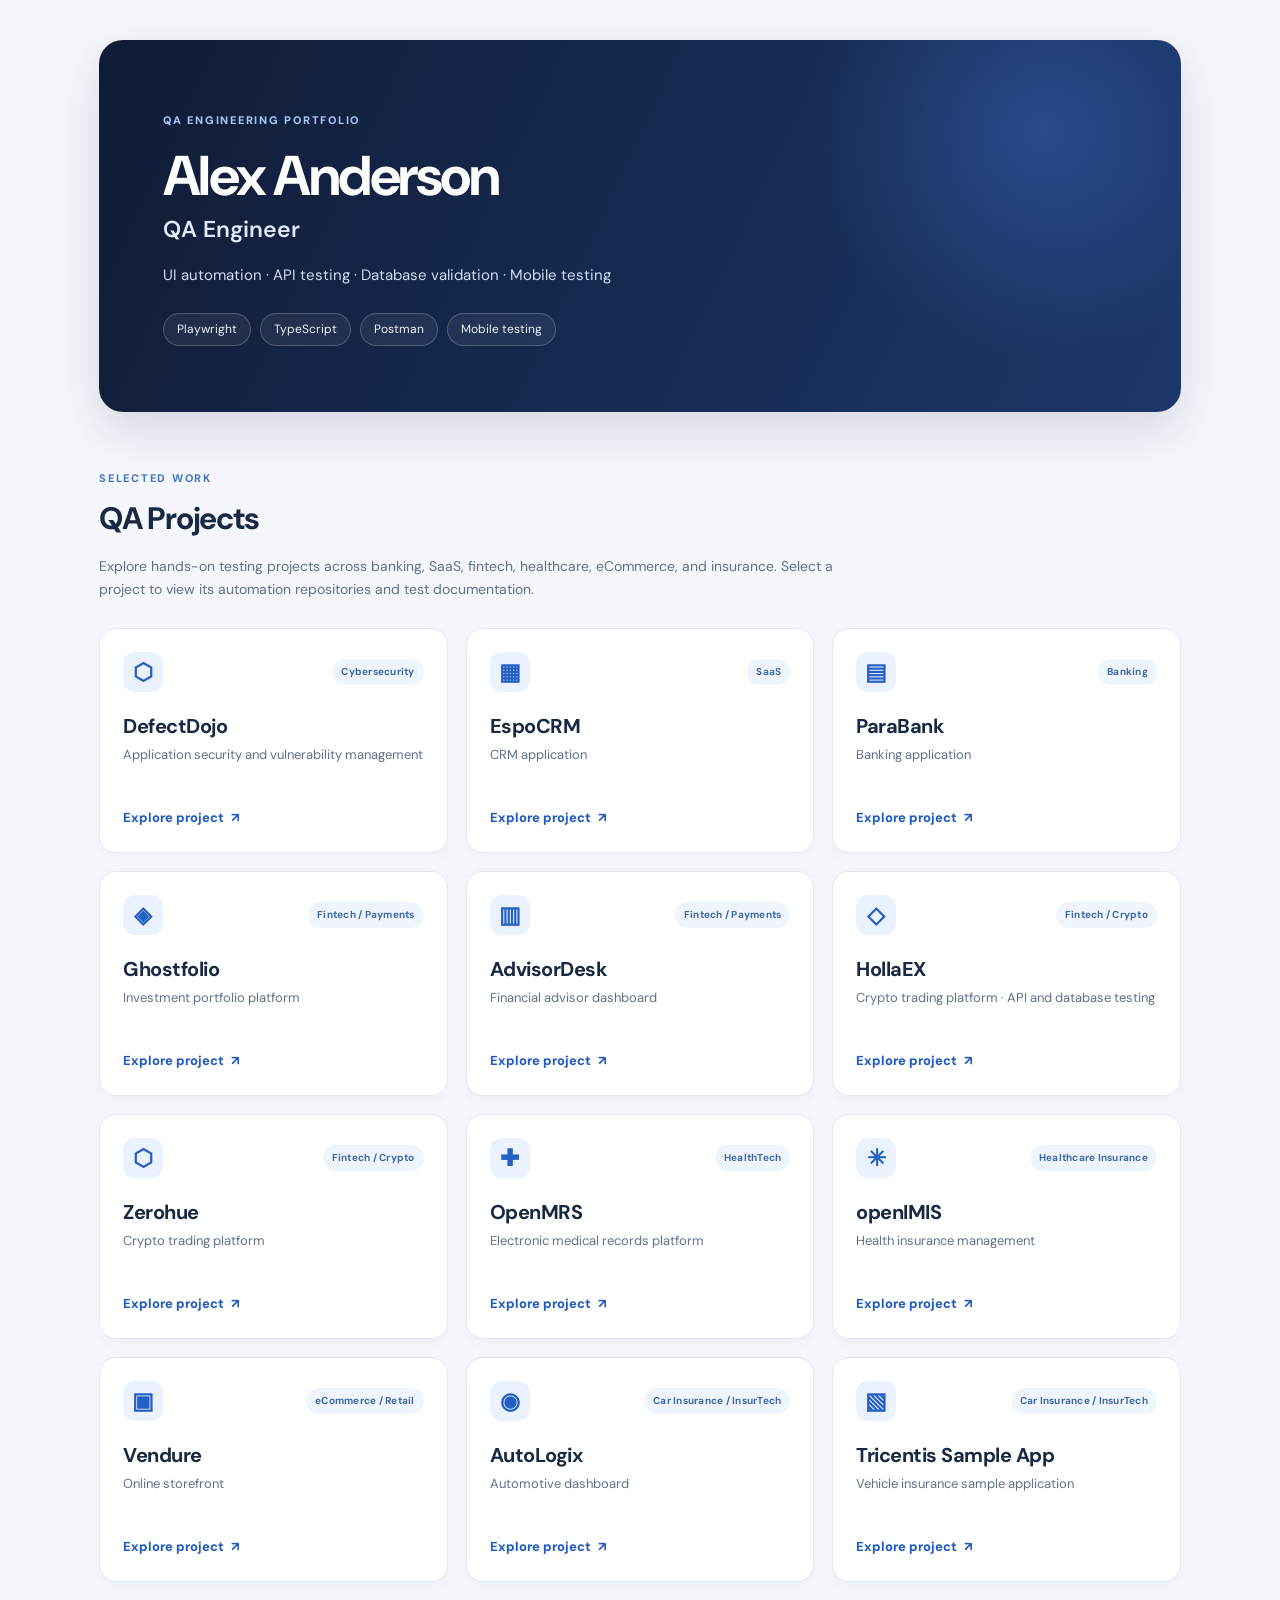
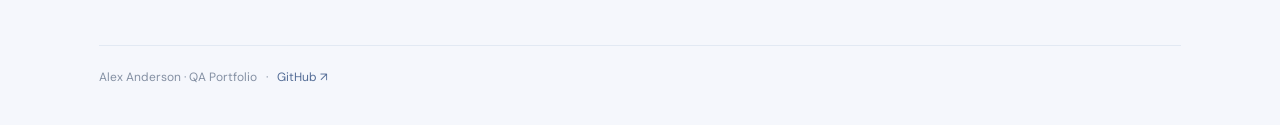
<file: index.html>
<!doctype html><html lang="en"><head><meta charset="utf-8"><meta name="viewport" content="width=device-width,initial-scale=1"><meta name="description" content="Alex Anderson QA testing portfolio projects and automation resources"><title>Projects | Alex Anderson QA Portfolio</title><link rel="stylesheet" href="style.css"></head><body><main class="container"><section class="hero"><div class="hero-glow"></div><div class="hero-content"><span class="eyebrow light">QA ENGINEERING PORTFOLIO</span><h1>Alex Anderson</h1><p class="hero-role">QA Engineer</p><p class="hero-description">UI automation · API testing · Database validation · Mobile testing</p><div class="hero-tags"><span>Playwright</span><span>TypeScript</span><span>Postman</span><span>Mobile testing</span></div></div></section><section class="projects-section"><div class="section-head"><div><span class="eyebrow">SELECTED WORK</span><h2>QA Projects</h2></div></div><p class="section-description">Explore hands-on testing projects across banking, SaaS, fintech, healthcare, eCommerce, and insurance. Select a project to view its automation repositories and test documentation.</p><div class="projects-grid"><a class="project-card" href="defectdojo.html"><div class="card-top"><span class="project-icon" aria-hidden="true">⬡</span><span class="category">Cybersecurity</span></div><h3>DefectDojo</h3><p>Application security and vulnerability management</p><span class="view">Explore project <span aria-hidden="true">↗</span></span></a>
<a class="project-card" href="espocrm.html"><div class="card-top"><span class="project-icon" aria-hidden="true">▦</span><span class="category">SaaS</span></div><h3>EspoCRM</h3><p>CRM application</p><span class="view">Explore project <span aria-hidden="true">↗</span></span></a>
<a class="project-card" href="parabank.html"><div class="card-top"><span class="project-icon" aria-hidden="true">▤</span><span class="category">Banking</span></div><h3>ParaBank</h3><p>Banking application</p><span class="view">Explore project <span aria-hidden="true">↗</span></span></a>
<a class="project-card" href="ghostfolio.html"><div class="card-top"><span class="project-icon" aria-hidden="true">◈</span><span class="category">Fintech / Payments</span></div><h3>Ghostfolio</h3><p>Investment portfolio platform</p><span class="view">Explore project <span aria-hidden="true">↗</span></span></a>
<a class="project-card" href="advisordesk.html"><div class="card-top"><span class="project-icon" aria-hidden="true">▥</span><span class="category">Fintech / Payments</span></div><h3>AdvisorDesk</h3><p>Financial advisor dashboard</p><span class="view">Explore project <span aria-hidden="true">↗</span></span></a>
<a class="project-card" href="hollaex.html"><div class="card-top"><span class="project-icon" aria-hidden="true">◇</span><span class="category">Fintech / Crypto</span></div><h3>HollaEX</h3><p>Crypto trading platform · API and database testing</p><span class="view">Explore project <span aria-hidden="true">↗</span></span></a>
<a class="project-card" href="zerohue.html"><div class="card-top"><span class="project-icon" aria-hidden="true">⬡</span><span class="category">Fintech / Crypto</span></div><h3>Zerohue</h3><p>Crypto trading platform</p><span class="view">Explore project <span aria-hidden="true">↗</span></span></a>
<a class="project-card" href="openmrs.html"><div class="card-top"><span class="project-icon" aria-hidden="true">✚</span><span class="category">HealthTech</span></div><h3>OpenMRS</h3><p>Electronic medical records platform</p><span class="view">Explore project <span aria-hidden="true">↗</span></span></a>
<a class="project-card" href="openimis.html"><div class="card-top"><span class="project-icon" aria-hidden="true">✳</span><span class="category">Healthcare Insurance</span></div><h3>openIMIS</h3><p>Health insurance management</p><span class="view">Explore project <span aria-hidden="true">↗</span></span></a>
<a class="project-card" href="vendure.html"><div class="card-top"><span class="project-icon" aria-hidden="true">▣</span><span class="category">eCommerce / Retail</span></div><h3>Vendure</h3><p>Online storefront</p><span class="view">Explore project <span aria-hidden="true">↗</span></span></a>
<a class="project-card" href="autologix.html"><div class="card-top"><span class="project-icon" aria-hidden="true">◉</span><span class="category">Car Insurance / InsurTech</span></div><h3>AutoLogix</h3><p>Automotive dashboard</p><span class="view">Explore project <span aria-hidden="true">↗</span></span></a>
<a class="project-card" href="tricentis.html"><div class="card-top"><span class="project-icon" aria-hidden="true">▧</span><span class="category">Car Insurance / InsurTech</span></div><h3>Tricentis Sample App</h3><p>Vehicle insurance sample application</p><span class="view">Explore project <span aria-hidden="true">↗</span></span></a></div></section><footer class="footer">Alex Anderson · QA Portfolio <span>·</span> <a href="https://github.com/Alex-A-Projects" target="_blank" rel="noopener noreferrer">GitHub ↗</a></footer></main></body></html>
</file>
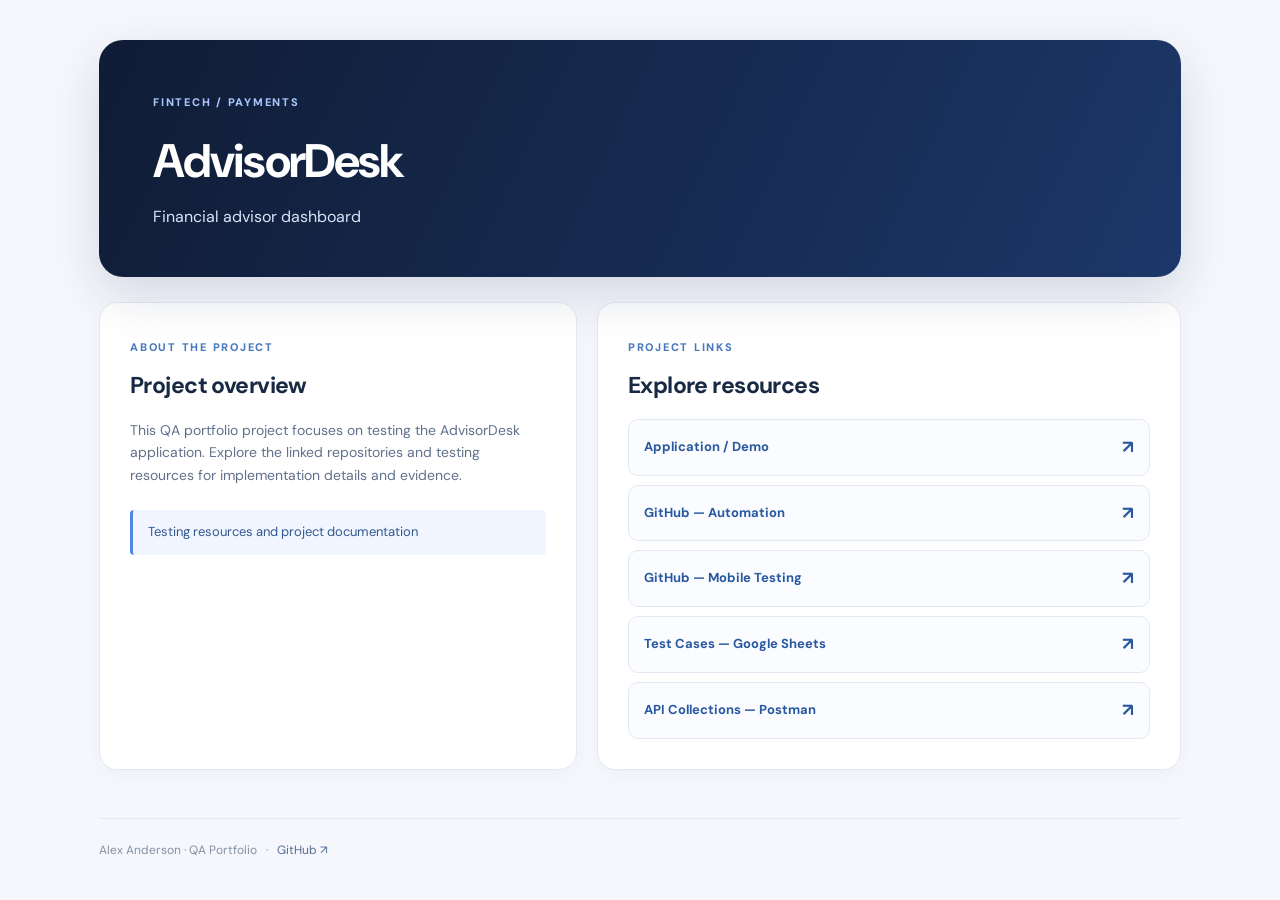
<file: advisordesk.html>
<!doctype html><html lang="en"><head><meta charset="utf-8"><meta name="viewport" content="width=device-width,initial-scale=1"><meta name="description" content="Alex Anderson QA testing portfolio projects and automation resources"><title>AdvisorDesk | Alex Anderson QA Portfolio</title><link rel="stylesheet" href="style.css"></head><body><main class="container"><section class="detail-hero"><span class="eyebrow light">FINTECH / PAYMENTS</span><h1>AdvisorDesk</h1><p>Financial advisor dashboard</p></section><div class="detail-layout"><section class="detail-panel"><span class="eyebrow">ABOUT THE PROJECT</span><h2>Project overview</h2><p>This QA portfolio project focuses on testing the AdvisorDesk application. Explore the linked repositories and testing resources for implementation details and evidence.</p><div class="detail-note">Testing resources and project documentation</div></section><section class="detail-panel"><span class="eyebrow">PROJECT LINKS</span><h2>Explore resources</h2><div class="resource-list"><a class="resource-link" href="https://cdn.shopify.com/s/files/1/0604/1550/8613/t/1/assets/demo-financial-advisors.html#/dashboard" target="_blank" rel="noopener noreferrer"><span>Application / Demo</span><span aria-hidden="true">↗</span></a>
<a class="resource-link" href="https://github.com/Alex-A-Projects/fintech-advisordesk-playwright-typescript" target="_blank" rel="noopener noreferrer"><span>GitHub — Automation</span><span aria-hidden="true">↗</span></a>
<a class="resource-link" href="https://github.com/Alex-A-Projects/fintech-advisordesk-mobile-testing" target="_blank" rel="noopener noreferrer"><span>GitHub — Mobile Testing</span><span aria-hidden="true">↗</span></a>
<a class="resource-link" href="https://docs.google.com/spreadsheets/d/1l-s4b9sssYDkw2CxATB0ITYNyDDI8cfrYTuANh_VYXU/edit?usp=sharing" target="_blank" rel="noopener noreferrer"><span>Test Cases — Google Sheets</span><span aria-hidden="true">↗</span></a>
<a class="resource-link" href="https://www.postman.com/alex-dream-team/fintech-advisordesk-postman-alex-anderson?sideView=agentMode" target="_blank" rel="noopener noreferrer"><span>API Collections — Postman</span><span aria-hidden="true">↗</span></a></div></section></div><footer class="footer">Alex Anderson · QA Portfolio <span>·</span> <a href="https://github.com/Alex-A-Projects" target="_blank" rel="noopener noreferrer">GitHub ↗</a></footer></main></body></html>
</file>
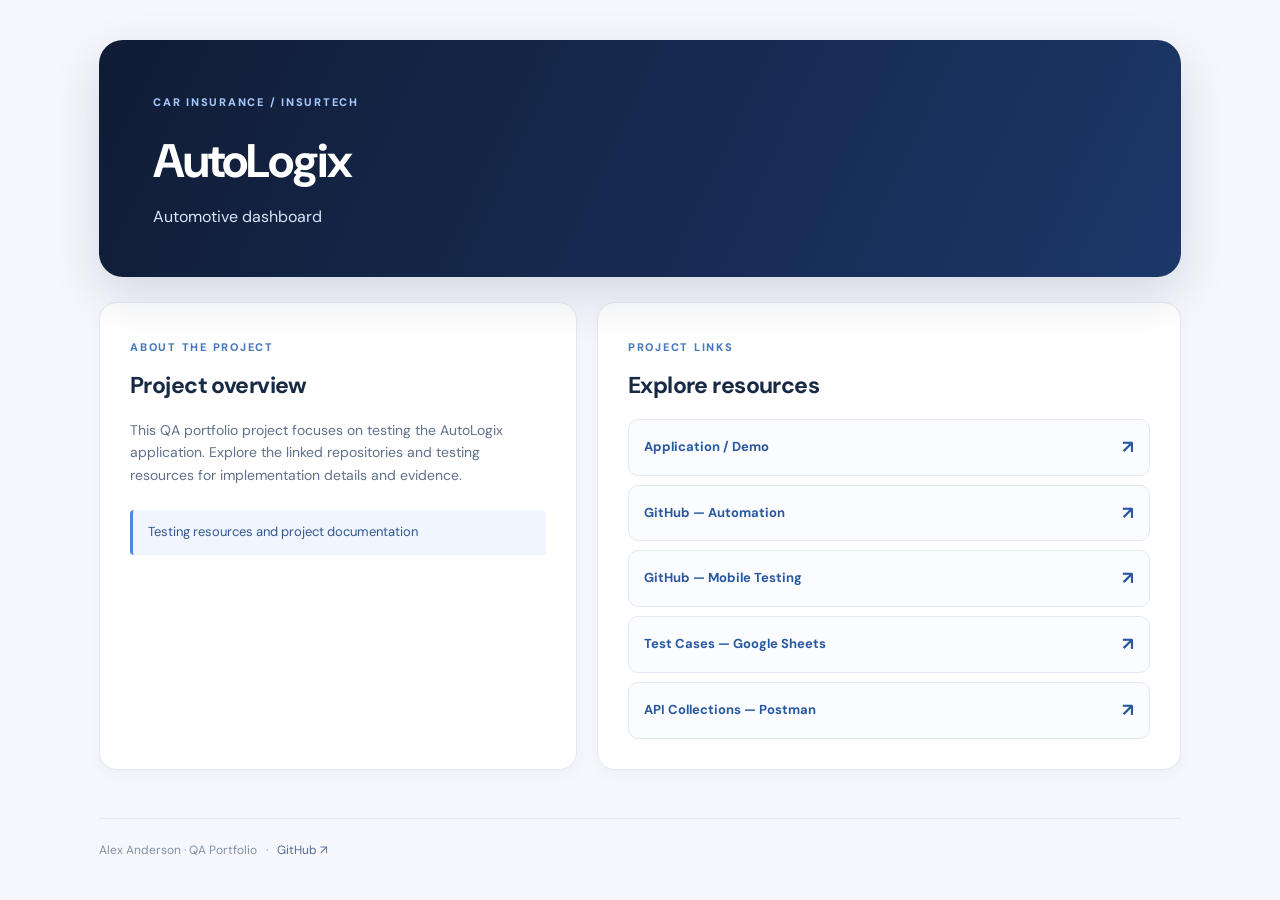
<file: autologix.html>
<!doctype html><html lang="en"><head><meta charset="utf-8"><meta name="viewport" content="width=device-width,initial-scale=1"><meta name="description" content="Alex Anderson QA testing portfolio projects and automation resources"><title>AutoLogix | Alex Anderson QA Portfolio</title><link rel="stylesheet" href="style.css"></head><body><main class="container"><section class="detail-hero"><span class="eyebrow light">CAR INSURANCE / INSURTECH</span><h1>AutoLogix</h1><p>Automotive dashboard</p></section><div class="detail-layout"><section class="detail-panel"><span class="eyebrow">ABOUT THE PROJECT</span><h2>Project overview</h2><p>This QA portfolio project focuses on testing the AutoLogix application. Explore the linked repositories and testing resources for implementation details and evidence.</p><div class="detail-note">Testing resources and project documentation</div></section><section class="detail-panel"><span class="eyebrow">PROJECT LINKS</span><h2>Explore resources</h2><div class="resource-list"><a class="resource-link" href="https://autologix.vercel.app/app/dashboard" target="_blank" rel="noopener noreferrer"><span>Application / Demo</span><span aria-hidden="true">↗</span></a>
<a class="resource-link" href="https://github.com/Alex-A-Projects/insurtech-autologix-playwright-typescript" target="_blank" rel="noopener noreferrer"><span>GitHub — Automation</span><span aria-hidden="true">↗</span></a>
<a class="resource-link" href="https://github.com/Alex-A-Projects/insurtech-autologix-mobile-testing" target="_blank" rel="noopener noreferrer"><span>GitHub — Mobile Testing</span><span aria-hidden="true">↗</span></a>
<a class="resource-link" href="https://docs.google.com/spreadsheets/d/1S9NCidAa29FlWOXbVjCldxsLieXoyqDGYkaJRnkKWR4/edit?usp=sharing" target="_blank" rel="noopener noreferrer"><span>Test Cases — Google Sheets</span><span aria-hidden="true">↗</span></a>
<a class="resource-link" href="https://www.postman.com/alex-dream-team/workspace/insurtech-autologix-alex-anderson" target="_blank" rel="noopener noreferrer"><span>API Collections — Postman</span><span aria-hidden="true">↗</span></a></div></section></div><footer class="footer">Alex Anderson · QA Portfolio <span>·</span> <a href="https://github.com/Alex-A-Projects" target="_blank" rel="noopener noreferrer">GitHub ↗</a></footer></main></body></html>
</file>
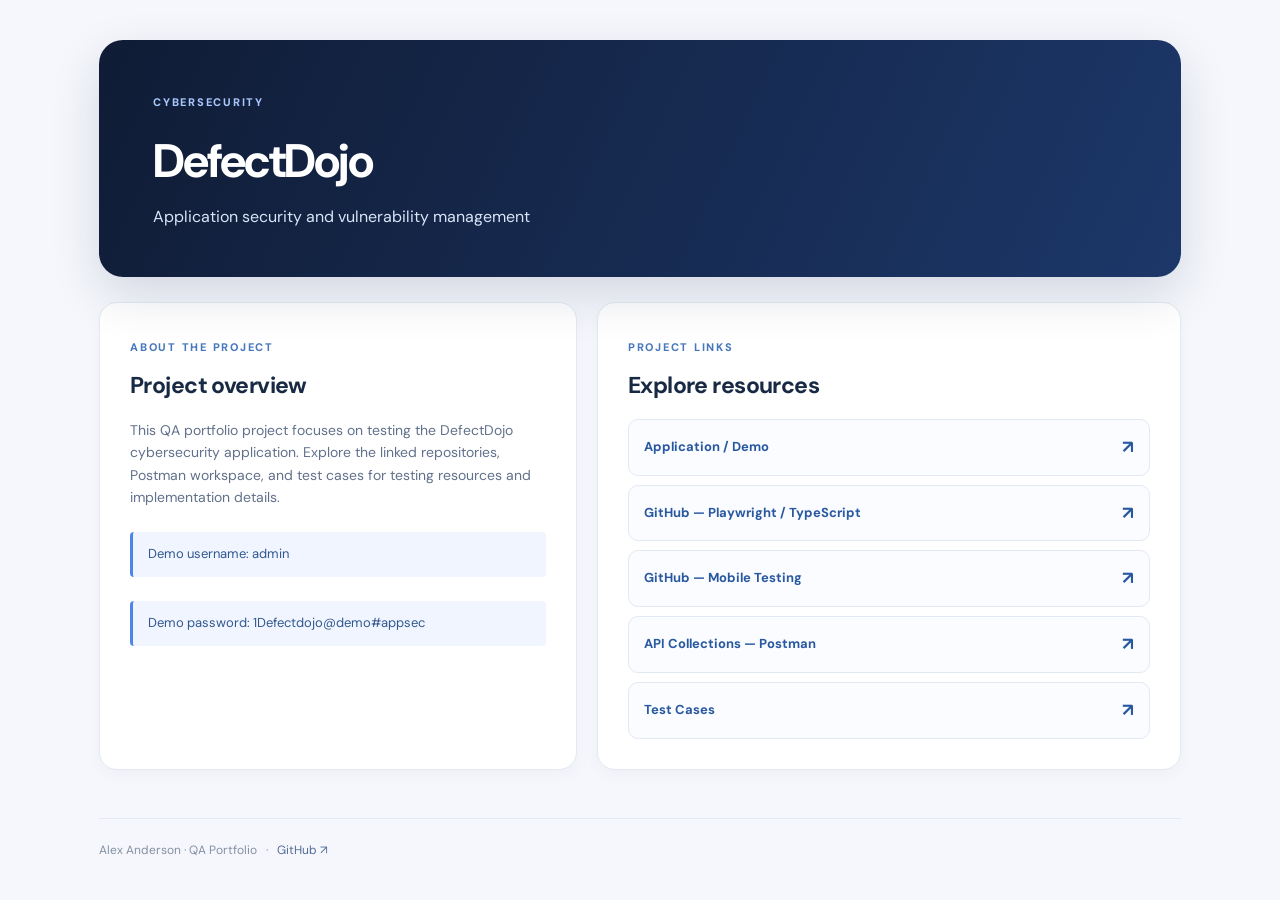
<file: defectdojo.html>
<!doctype html><html lang="en"><head><meta charset="utf-8"><meta name="viewport" content="width=device-width,initial-scale=1"><meta name="description" content="DefectDojo cybersecurity QA testing project | Alex Anderson"><title>DefectDojo | Alex Anderson QA Portfolio</title><link rel="stylesheet" href="style.css"></head><body><main class="container"><section class="detail-hero"><span class="eyebrow light">CYBERSECURITY</span><h1>DefectDojo</h1><p>Application security and vulnerability management</p></section><div class="detail-layout"><section class="detail-panel"><span class="eyebrow">ABOUT THE PROJECT</span><h2>Project overview</h2><p>This QA portfolio project focuses on testing the DefectDojo cybersecurity application. Explore the linked repositories, Postman workspace, and test cases for testing resources and implementation details.</p><div class="detail-note">Demo username: admin</div><div class="detail-note">Demo password: 1Defectdojo@demo#appsec</div></section><section class="detail-panel"><span class="eyebrow">PROJECT LINKS</span><h2>Explore resources</h2><div class="resource-list"><a class="resource-link" href="https://demo.defectdojo.org/login?next=/" target="_blank" rel="noopener noreferrer"><span>Application / Demo</span><span aria-hidden="true">↗</span></a>
<a class="resource-link" href="https://github.com/Alex-A-Projects/cybersecurity-defectdojo-playwright-typescript" target="_blank" rel="noopener noreferrer"><span>GitHub — Playwright / TypeScript</span><span aria-hidden="true">↗</span></a>
<a class="resource-link" href="https://github.com/Alex-A-Projects/cybersecurity-defectdojo-mobile-testing" target="_blank" rel="noopener noreferrer"><span>GitHub — Mobile Testing</span><span aria-hidden="true">↗</span></a>
<a class="resource-link" href="https://www.postman.com/alex-dream-team/workspace/cybersecurity-defectdojo-postman" target="_blank" rel="noopener noreferrer"><span>API Collections — Postman</span><span aria-hidden="true">↗</span></a>
<a class="resource-link" href="https://docs.google.com/spreadsheets/d/1jLZ3NXfSF_57NOkPGkWI2fjVnRlqH88wVtm77XcvsyQ/edit?usp=sharing" target="_blank" rel="noopener noreferrer"><span>Test Cases</span><span aria-hidden="true">↗</span></a></div></section></div><footer class="footer">Alex Anderson · QA Portfolio <span>·</span> <a href="https://github.com/Alex-A-Projects" target="_blank" rel="noopener noreferrer">GitHub ↗</a></footer></main></body></html>
</file>
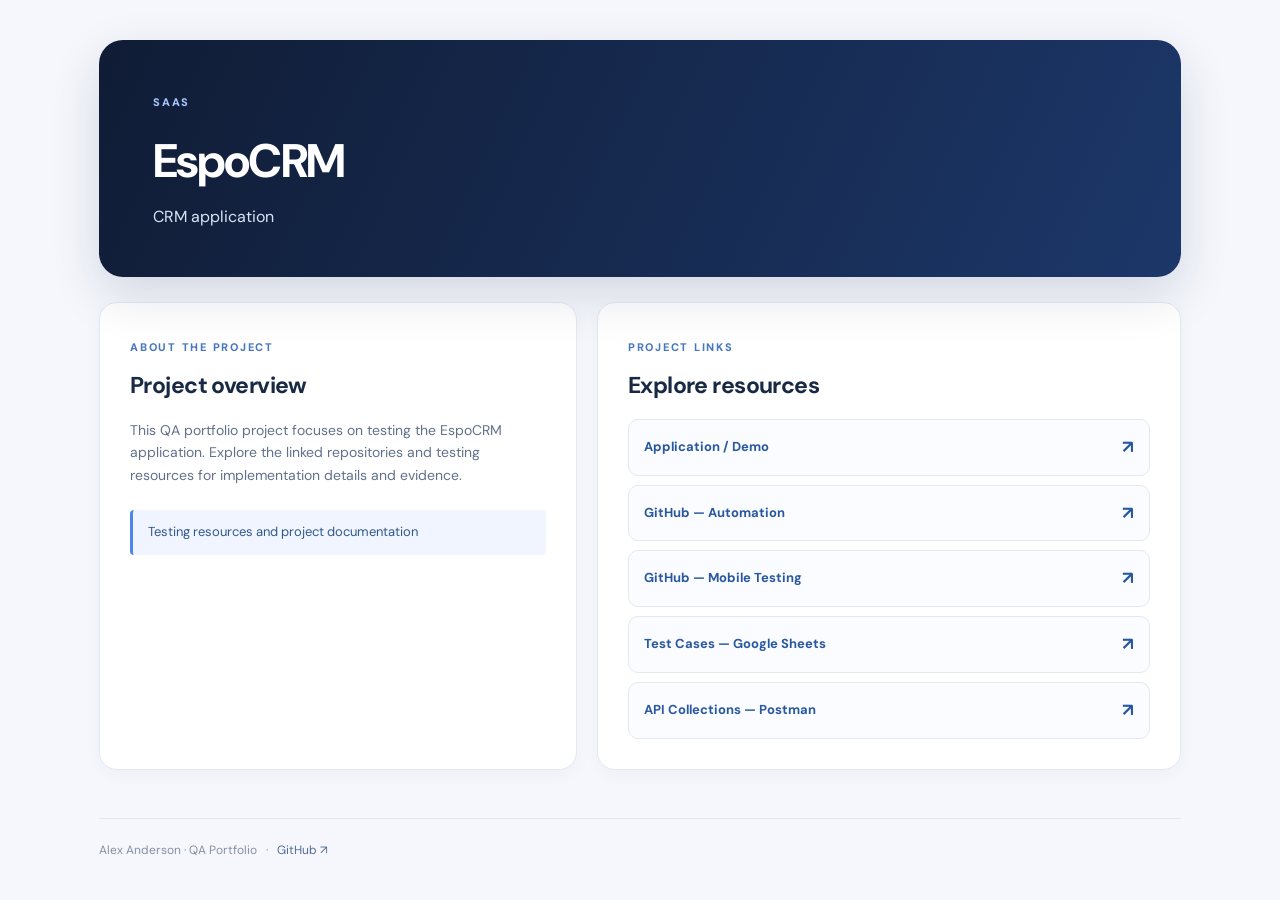
<file: espocrm.html>
<!doctype html><html lang="en"><head><meta charset="utf-8"><meta name="viewport" content="width=device-width,initial-scale=1"><meta name="description" content="Alex Anderson QA testing portfolio projects and automation resources"><title>EspoCRM | Alex Anderson QA Portfolio</title><link rel="stylesheet" href="style.css"></head><body><main class="container"><section class="detail-hero"><span class="eyebrow light">SAAS</span><h1>EspoCRM</h1><p>CRM application</p></section><div class="detail-layout"><section class="detail-panel"><span class="eyebrow">ABOUT THE PROJECT</span><h2>Project overview</h2><p>This QA portfolio project focuses on testing the EspoCRM application. Explore the linked repositories and testing resources for implementation details and evidence.</p><div class="detail-note">Testing resources and project documentation</div></section><section class="detail-panel"><span class="eyebrow">PROJECT LINKS</span><h2>Explore resources</h2><div class="resource-list"><a class="resource-link" href="https://demo.us.espocrm.com/" target="_blank" rel="noopener noreferrer"><span>Application / Demo</span><span aria-hidden="true">↗</span></a>
<a class="resource-link" href="https://github.com/Alex-A-Projects/saas-espocrm-playwright-typescript" target="_blank" rel="noopener noreferrer"><span>GitHub — Automation</span><span aria-hidden="true">↗</span></a>
<a class="resource-link" href="https://github.com/Alex-A-Projects/saas-espocrm-mobile-testing" target="_blank" rel="noopener noreferrer"><span>GitHub — Mobile Testing</span><span aria-hidden="true">↗</span></a>
<a class="resource-link" href="https://docs.google.com/spreadsheets/d/1ufxvqpDrUz0tg16obFMEBp7mH-_AVl2pW38-qC2kHjY/edit?usp=sharing" target="_blank" rel="noopener noreferrer"><span>Test Cases — Google Sheets</span><span aria-hidden="true">↗</span></a>
<a class="resource-link" href="https://www.postman.com/alex-dream-team/saas-espocrm-alex-anderson-project?sideView=agentMode" target="_blank" rel="noopener noreferrer"><span>API Collections — Postman</span><span aria-hidden="true">↗</span></a></div></section></div><footer class="footer">Alex Anderson · QA Portfolio <span>·</span> <a href="https://github.com/Alex-A-Projects" target="_blank" rel="noopener noreferrer">GitHub ↗</a></footer></main></body></html>
</file>
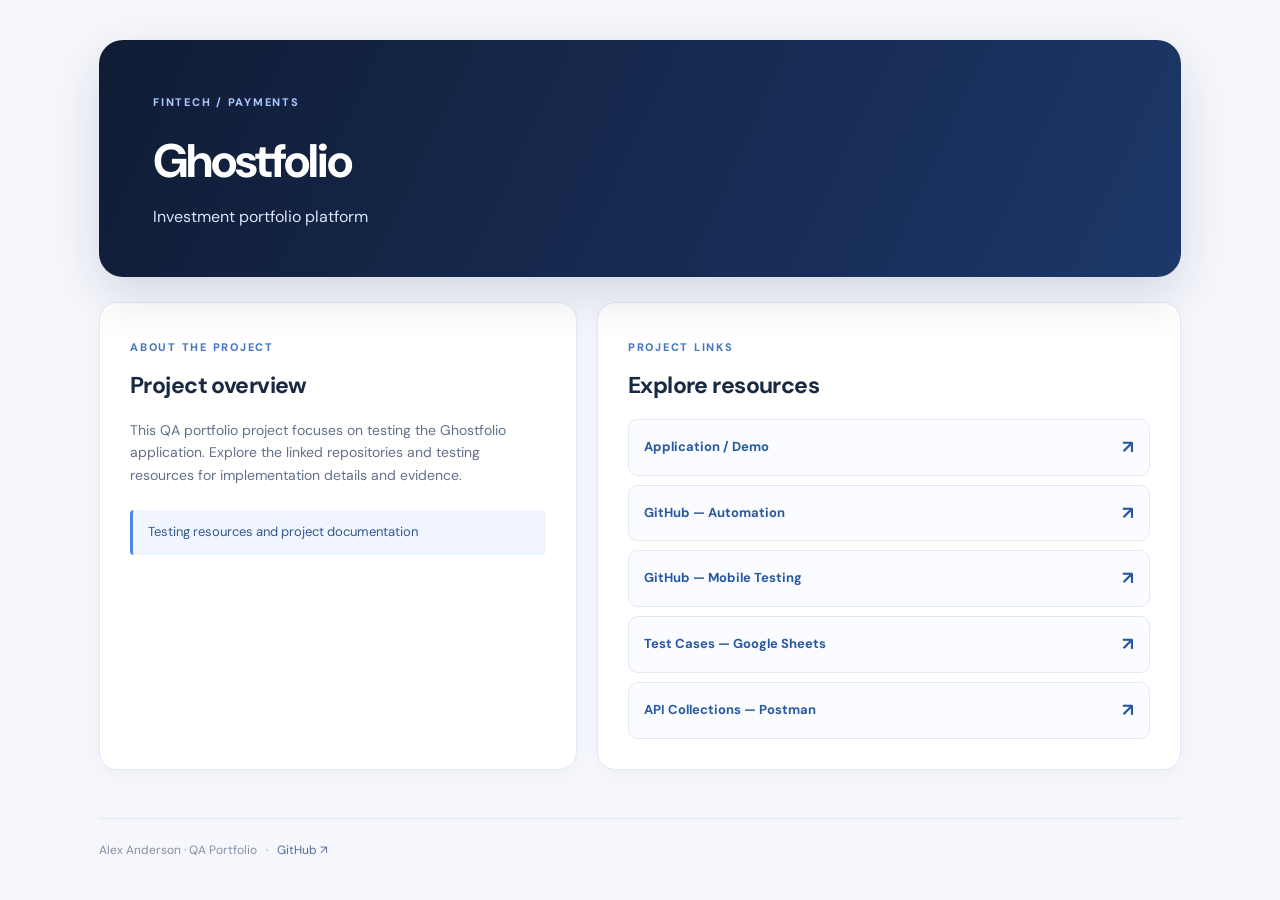
<file: ghostfolio.html>
<!doctype html><html lang="en"><head><meta charset="utf-8"><meta name="viewport" content="width=device-width,initial-scale=1"><meta name="description" content="Alex Anderson QA testing portfolio projects and automation resources"><title>Ghostfolio | Alex Anderson QA Portfolio</title><link rel="stylesheet" href="style.css"></head><body><main class="container"><section class="detail-hero"><span class="eyebrow light">FINTECH / PAYMENTS</span><h1>Ghostfolio</h1><p>Investment portfolio platform</p></section><div class="detail-layout"><section class="detail-panel"><span class="eyebrow">ABOUT THE PROJECT</span><h2>Project overview</h2><p>This QA portfolio project focuses on testing the Ghostfolio application. Explore the linked repositories and testing resources for implementation details and evidence.</p><div class="detail-note">Testing resources and project documentation</div></section><section class="detail-panel"><span class="eyebrow">PROJECT LINKS</span><h2>Explore resources</h2><div class="resource-list"><a class="resource-link" href="https://ghostfol.io/en/start" target="_blank" rel="noopener noreferrer"><span>Application / Demo</span><span aria-hidden="true">↗</span></a>
<a class="resource-link" href="https://github.com/Alex-A-Projects/fintech-ghostfolio-playwright-typescript" target="_blank" rel="noopener noreferrer"><span>GitHub — Automation</span><span aria-hidden="true">↗</span></a>
<a class="resource-link" href="https://github.com/Alex-A-Projects/fintech-ghostfolio-mobile-testing" target="_blank" rel="noopener noreferrer"><span>GitHub — Mobile Testing</span><span aria-hidden="true">↗</span></a>
<a class="resource-link" href="https://docs.google.com/spreadsheets/d/1s-TXmgvY52Mjjd0ODmo14HRZaIfijSCGXfbcdyLEGYc/edit?usp=sharing" target="_blank" rel="noopener noreferrer"><span>Test Cases — Google Sheets</span><span aria-hidden="true">↗</span></a>
<a class="resource-link" href="https://www.postman.com/alex-dream-team/workspace/fintech-ghostfolio-alex-anderson" target="_blank" rel="noopener noreferrer"><span>API Collections — Postman</span><span aria-hidden="true">↗</span></a></div></section></div><footer class="footer">Alex Anderson · QA Portfolio <span>·</span> <a href="https://github.com/Alex-A-Projects" target="_blank" rel="noopener noreferrer">GitHub ↗</a></footer></main></body></html>
</file>
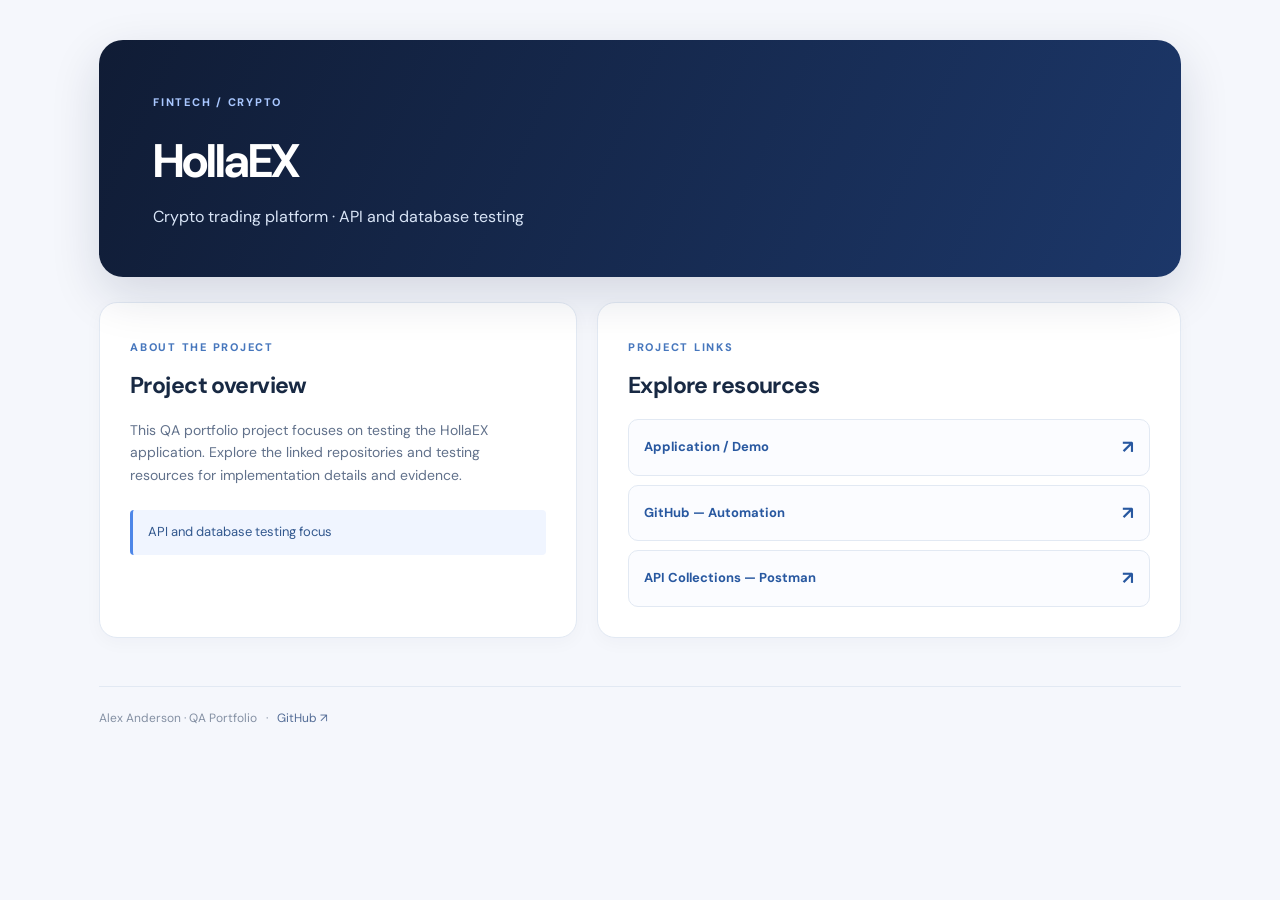
<file: hollaex.html>
<!doctype html><html lang="en"><head><meta charset="utf-8"><meta name="viewport" content="width=device-width,initial-scale=1"><meta name="description" content="Alex Anderson QA testing portfolio projects and automation resources"><title>HollaEX | Alex Anderson QA Portfolio</title><link rel="stylesheet" href="style.css"></head><body><main class="container"><section class="detail-hero"><span class="eyebrow light">FINTECH / CRYPTO</span><h1>HollaEX</h1><p>Crypto trading platform · API and database testing</p></section><div class="detail-layout"><section class="detail-panel"><span class="eyebrow">ABOUT THE PROJECT</span><h2>Project overview</h2><p>This QA portfolio project focuses on testing the HollaEX application. Explore the linked repositories and testing resources for implementation details and evidence.</p><div class="detail-note">API and database testing focus</div></section><section class="detail-panel"><span class="eyebrow">PROJECT LINKS</span><h2>Explore resources</h2><div class="resource-list"><a class="resource-link" href="https://pro.hollaex.com/markets" target="_blank" rel="noopener noreferrer"><span>Application / Demo</span><span aria-hidden="true">↗</span></a>
<a class="resource-link" href="https://github.com/Alex-A-Projects/fintech-trading-hollaex-playwright-typescript" target="_blank" rel="noopener noreferrer"><span>GitHub — Automation</span><span aria-hidden="true">↗</span></a>
<a class="resource-link" href="https://www.postman.com/alex-dream-team/workspace/fintech-trading-hollaex-alex-anderson" target="_blank" rel="noopener noreferrer"><span>API Collections — Postman</span><span aria-hidden="true">↗</span></a></div></section></div><footer class="footer">Alex Anderson · QA Portfolio <span>·</span> <a href="https://github.com/Alex-A-Projects" target="_blank" rel="noopener noreferrer">GitHub ↗</a></footer></main></body></html>
</file>
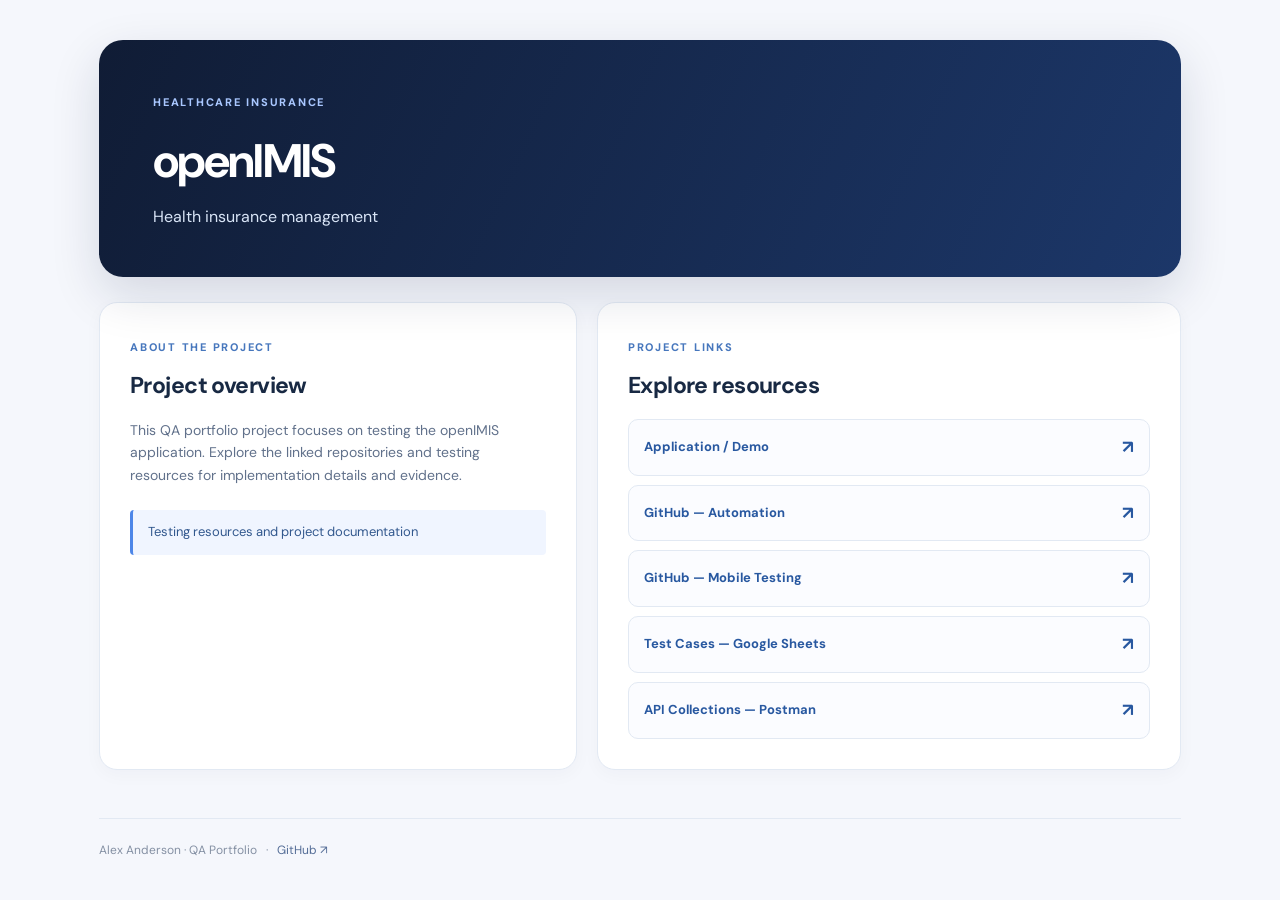
<file: openimis.html>
<!doctype html><html lang="en"><head><meta charset="utf-8"><meta name="viewport" content="width=device-width,initial-scale=1"><meta name="description" content="Alex Anderson QA testing portfolio projects and automation resources"><title>openIMIS | Alex Anderson QA Portfolio</title><link rel="stylesheet" href="style.css"></head><body><main class="container"><section class="detail-hero"><span class="eyebrow light">HEALTHCARE INSURANCE</span><h1>openIMIS</h1><p>Health insurance management</p></section><div class="detail-layout"><section class="detail-panel"><span class="eyebrow">ABOUT THE PROJECT</span><h2>Project overview</h2><p>This QA portfolio project focuses on testing the openIMIS application. Explore the linked repositories and testing resources for implementation details and evidence.</p><div class="detail-note">Testing resources and project documentation</div></section><section class="detail-panel"><span class="eyebrow">PROJECT LINKS</span><h2>Explore resources</h2><div class="resource-list"><a class="resource-link" href="https://demo.openimis.org/front/login" target="_blank" rel="noopener noreferrer"><span>Application / Demo</span><span aria-hidden="true">↗</span></a>
<a class="resource-link" href="https://github.com/Alex-A-Projects/insurance-healthcare-openimis-playwright-typescript" target="_blank" rel="noopener noreferrer"><span>GitHub — Automation</span><span aria-hidden="true">↗</span></a>
<a class="resource-link" href="https://github.com/Alex-A-Projects/insurance-healthcare-openimis-mobile-testing" target="_blank" rel="noopener noreferrer"><span>GitHub — Mobile Testing</span><span aria-hidden="true">↗</span></a>
<a class="resource-link" href="https://docs.google.com/spreadsheets/d/1HVvlQXKFc6czPtS6qzX4xhWTSqK1LLtg1PFnYYT8NHg/edit?usp=sharing" target="_blank" rel="noopener noreferrer"><span>Test Cases — Google Sheets</span><span aria-hidden="true">↗</span></a>
<a class="resource-link" href="https://www.postman.com/alex-dream-team/insurance-healthcare-openimis-alex-anderson?sideView=agentMode" target="_blank" rel="noopener noreferrer"><span>API Collections — Postman</span><span aria-hidden="true">↗</span></a></div></section></div><footer class="footer">Alex Anderson · QA Portfolio <span>·</span> <a href="https://github.com/Alex-A-Projects" target="_blank" rel="noopener noreferrer">GitHub ↗</a></footer></main></body></html>
</file>
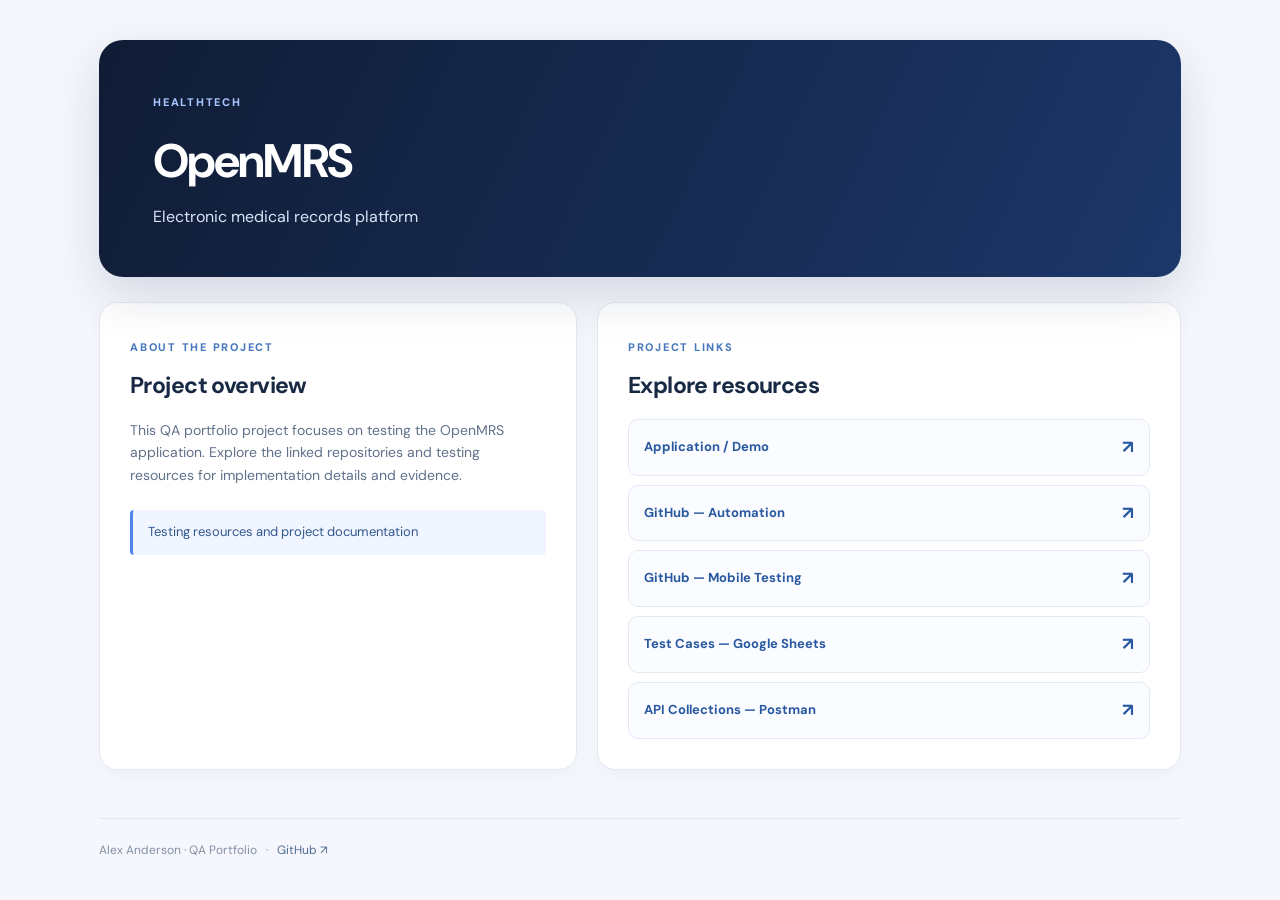
<file: openmrs.html>
<!doctype html><html lang="en"><head><meta charset="utf-8"><meta name="viewport" content="width=device-width,initial-scale=1"><meta name="description" content="Alex Anderson QA testing portfolio projects and automation resources"><title>OpenMRS | Alex Anderson QA Portfolio</title><link rel="stylesheet" href="style.css"></head><body><main class="container"><section class="detail-hero"><span class="eyebrow light">HEALTHTECH</span><h1>OpenMRS</h1><p>Electronic medical records platform</p></section><div class="detail-layout"><section class="detail-panel"><span class="eyebrow">ABOUT THE PROJECT</span><h2>Project overview</h2><p>This QA portfolio project focuses on testing the OpenMRS application. Explore the linked repositories and testing resources for implementation details and evidence.</p><div class="detail-note">Testing resources and project documentation</div></section><section class="detail-panel"><span class="eyebrow">PROJECT LINKS</span><h2>Explore resources</h2><div class="resource-list"><a class="resource-link" href="https://o2.openmrs.org/openmrs/login.htm" target="_blank" rel="noopener noreferrer"><span>Application / Demo</span><span aria-hidden="true">↗</span></a>
<a class="resource-link" href="https://github.com/Alex-A-Projects/healthtech-openmrs-playwright-typescript" target="_blank" rel="noopener noreferrer"><span>GitHub — Automation</span><span aria-hidden="true">↗</span></a>
<a class="resource-link" href="https://github.com/Alex-A-Projects/healthtech-openmrs-mobile-testing" target="_blank" rel="noopener noreferrer"><span>GitHub — Mobile Testing</span><span aria-hidden="true">↗</span></a>
<a class="resource-link" href="https://docs.google.com/spreadsheets/d/1uSg4BRKNp0ckNzh4O49Juu9fLcsHVl_y/edit?usp=sharing&amp;ouid=106591128575787523275&amp;rtpof=true&amp;sd=true" target="_blank" rel="noopener noreferrer"><span>Test Cases — Google Sheets</span><span aria-hidden="true">↗</span></a>
<a class="resource-link" href="https://www.postman.com/alex-dream-team/healthtech-openmrs-alex-anderson?sideView=agentMode" target="_blank" rel="noopener noreferrer"><span>API Collections — Postman</span><span aria-hidden="true">↗</span></a></div></section></div><footer class="footer">Alex Anderson · QA Portfolio <span>·</span> <a href="https://github.com/Alex-A-Projects" target="_blank" rel="noopener noreferrer">GitHub ↗</a></footer></main></body></html>
</file>
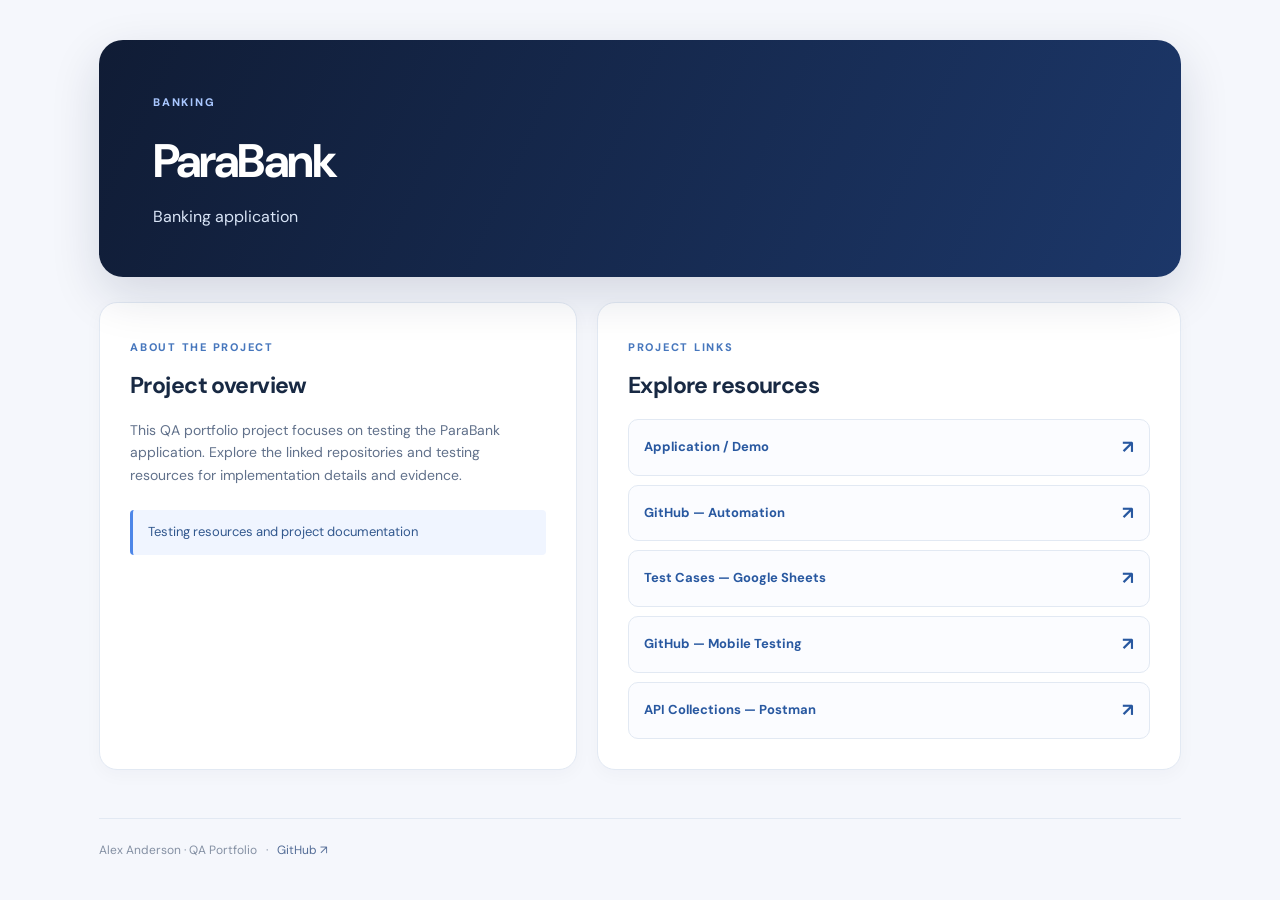
<file: parabank.html>
<!doctype html><html lang="en"><head><meta charset="utf-8"><meta name="viewport" content="width=device-width,initial-scale=1"><meta name="description" content="Alex Anderson QA testing portfolio projects and automation resources"><title>ParaBank | Alex Anderson QA Portfolio</title><link rel="stylesheet" href="style.css"></head><body><main class="container"><section class="detail-hero"><span class="eyebrow light">BANKING</span><h1>ParaBank</h1><p>Banking application</p></section><div class="detail-layout"><section class="detail-panel"><span class="eyebrow">ABOUT THE PROJECT</span><h2>Project overview</h2><p>This QA portfolio project focuses on testing the ParaBank application. Explore the linked repositories and testing resources for implementation details and evidence.</p><div class="detail-note">Testing resources and project documentation</div></section><section class="detail-panel"><span class="eyebrow">PROJECT LINKS</span><h2>Explore resources</h2><div class="resource-list"><a class="resource-link" href="https://parabank.parasoft.com/parabank/index.htm" target="_blank" rel="noopener noreferrer"><span>Application / Demo</span><span aria-hidden="true">↗</span></a>
<a class="resource-link" href="https://github.com/Alex-A-Projects/bank-parabank-playwright-typescript" target="_blank" rel="noopener noreferrer"><span>GitHub — Automation</span><span aria-hidden="true">↗</span></a>
<a class="resource-link" href="https://docs.google.com/spreadsheets/d/1a88Q5gp-X3jVGt4r3skxDtAInfJFkrO6F1RPEm-rezQ/edit?usp=sharing" target="_blank" rel="noopener noreferrer"><span>Test Cases — Google Sheets</span><span aria-hidden="true">↗</span></a>
<a class="resource-link" href="https://github.com/Alex-A-Projects/bank-parabank-mobile-testing" target="_blank" rel="noopener noreferrer"><span>GitHub — Mobile Testing</span><span aria-hidden="true">↗</span></a>
<a class="resource-link" href="https://www.postman.com/alex-dream-team/workspace/bank-parabank-alex-anderson-project" target="_blank" rel="noopener noreferrer"><span>API Collections — Postman</span><span aria-hidden="true">↗</span></a></div></section></div><footer class="footer">Alex Anderson · QA Portfolio <span>·</span> <a href="https://github.com/Alex-A-Projects" target="_blank" rel="noopener noreferrer">GitHub ↗</a></footer></main></body></html>
</file>
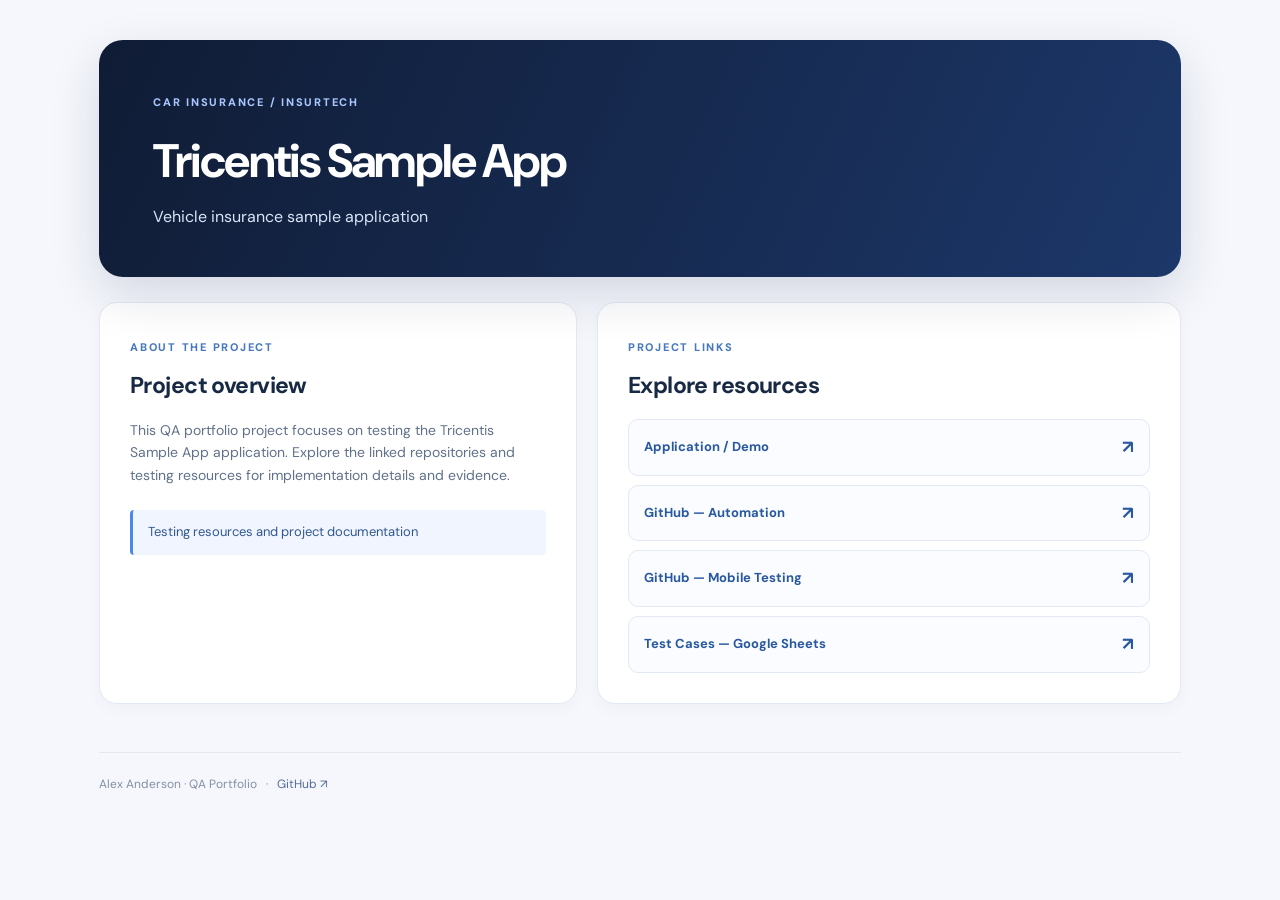
<file: tricentis.html>
<!doctype html><html lang="en"><head><meta charset="utf-8"><meta name="viewport" content="width=device-width,initial-scale=1"><meta name="description" content="Alex Anderson QA testing portfolio projects and automation resources"><title>Tricentis Sample App | Alex Anderson QA Portfolio</title><link rel="stylesheet" href="style.css"></head><body><main class="container"><section class="detail-hero"><span class="eyebrow light">CAR INSURANCE / INSURTECH</span><h1>Tricentis Sample App</h1><p>Vehicle insurance sample application</p></section><div class="detail-layout"><section class="detail-panel"><span class="eyebrow">ABOUT THE PROJECT</span><h2>Project overview</h2><p>This QA portfolio project focuses on testing the Tricentis Sample App application. Explore the linked repositories and testing resources for implementation details and evidence.</p><div class="detail-note">Testing resources and project documentation</div></section><section class="detail-panel"><span class="eyebrow">PROJECT LINKS</span><h2>Explore resources</h2><div class="resource-list"><a class="resource-link" href="https://sampleapp.tricentis.com/101/" target="_blank" rel="noopener noreferrer"><span>Application / Demo</span><span aria-hidden="true">↗</span></a>
<a class="resource-link" href="https://github.com/Alex-A-Projects/insurtech-tricentis-playwright-typescript" target="_blank" rel="noopener noreferrer"><span>GitHub — Automation</span><span aria-hidden="true">↗</span></a>
<a class="resource-link" href="https://github.com/Alex-A-Projects/insurtech-tricentis-mobile-testing" target="_blank" rel="noopener noreferrer"><span>GitHub — Mobile Testing</span><span aria-hidden="true">↗</span></a>
<a class="resource-link" href="https://docs.google.com/spreadsheets/d/1XyjtJ8uJfOyLm2u6rz10zKB0BGvsHTpmHBuQLd_PESw/edit?usp=sharing" target="_blank" rel="noopener noreferrer"><span>Test Cases — Google Sheets</span><span aria-hidden="true">↗</span></a></div></section></div><footer class="footer">Alex Anderson · QA Portfolio <span>·</span> <a href="https://github.com/Alex-A-Projects" target="_blank" rel="noopener noreferrer">GitHub ↗</a></footer></main></body></html>
</file>
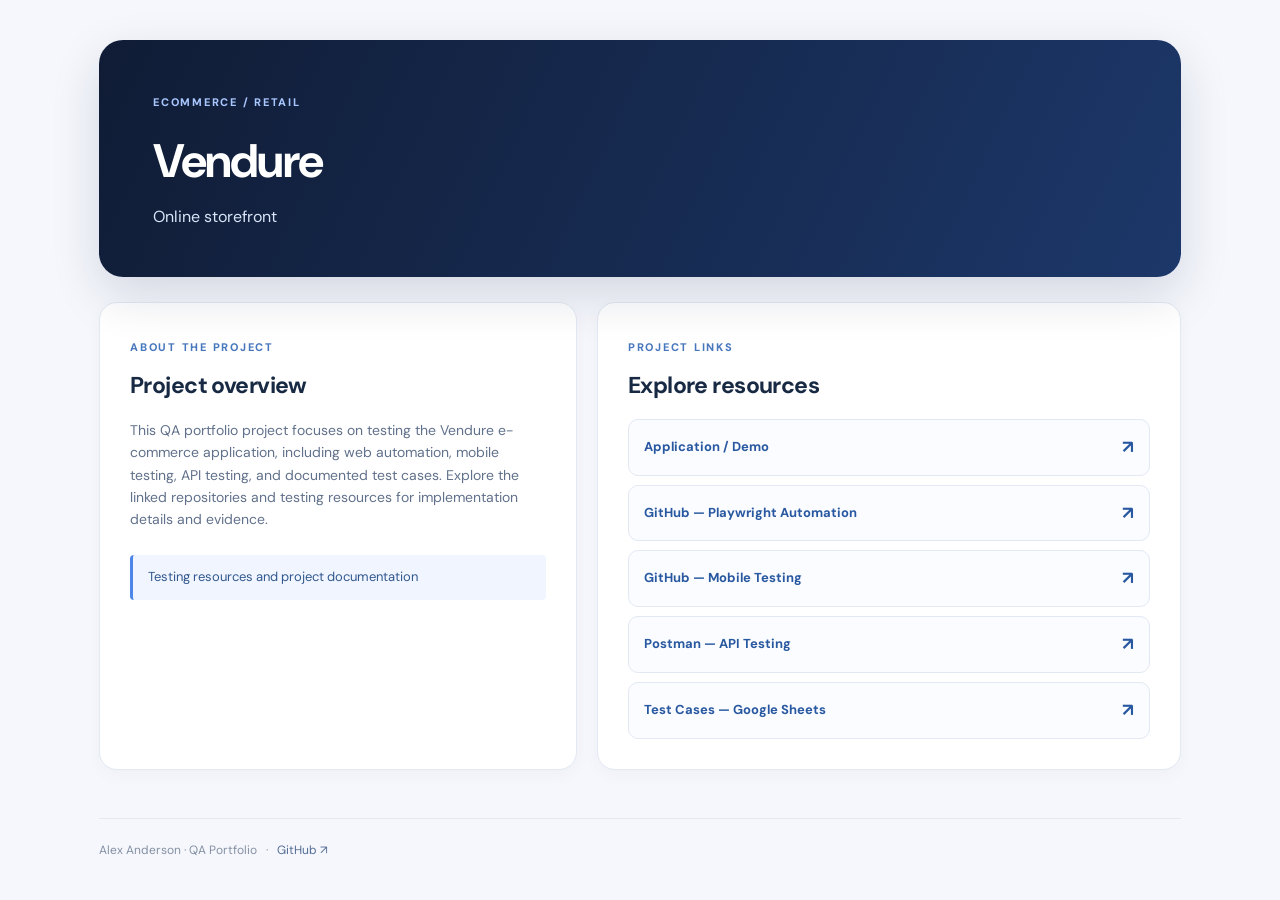
<file: vendure.html>
<!doctype html>
<html lang="en">
<head>
  <meta charset="utf-8">
  <meta name="viewport" content="width=device-width,initial-scale=1">
  <meta name="description" content="Alex Anderson QA testing portfolio projects and automation resources">
  <title>Vendure | Alex Anderson QA Portfolio</title>
  <link rel="stylesheet" href="style.css">
</head>
<body>
  <main class="container">
    <section class="detail-hero">
      <span class="eyebrow light">ECOMMERCE / RETAIL</span>
      <h1>Vendure</h1>
      <p>Online storefront</p>
    </section>

    <div class="detail-layout">
      <section class="detail-panel">
        <span class="eyebrow">ABOUT THE PROJECT</span>
        <h2>Project overview</h2>
        <p>
          This QA portfolio project focuses on testing the Vendure
          e-commerce application, including web automation,
          mobile testing, API testing, and documented test cases.
          Explore the linked repositories and testing resources
          for implementation details and evidence.
        </p>
        <div class="detail-note">
          Testing resources and project documentation
        </div>
      </section>

      <section class="detail-panel">
        <span class="eyebrow">PROJECT LINKS</span>
        <h2>Explore resources</h2>

        <div class="resource-list">
          <a class="resource-link"
             href="https://storefront.demo.vendure.io/en"
             target="_blank" rel="noopener noreferrer">
            <span>Application / Demo</span>
            <span aria-hidden="true">↗</span>
          </a>

          <a class="resource-link"
             href="https://github.com/Alex-A-Projects/ecommerce-vendure-playwright-typescript"
             target="_blank" rel="noopener noreferrer">
            <span>GitHub — Playwright Automation</span>
            <span aria-hidden="true">↗</span>
          </a>

          <a class="resource-link"
             href="https://github.com/Alex-A-Projects/ecommerce-vendure-mobile-testing"
             target="_blank" rel="noopener noreferrer">
            <span>GitHub — Mobile Testing</span>
            <span aria-hidden="true">↗</span>
          </a>

          <a class="resource-link"
             href="https://www.postman.com/alex-dream-team/workspace/ecommerce-vendure-postman"
             target="_blank" rel="noopener noreferrer">
            <span>Postman — API Testing</span>
            <span aria-hidden="true">↗</span>
          </a>

          <a class="resource-link"
             href="https://docs.google.com/spreadsheets/d/1aeso7D4R433Uc9_9uWBPjuAVZlxb5ypwNGxvga_RAiM/edit?usp=sharing"
             target="_blank" rel="noopener noreferrer">
            <span>Test Cases — Google Sheets</span>
            <span aria-hidden="true">↗</span>
          </a>
        </div>
      </section>
    </div>

    <footer class="footer">
      Alex Anderson · QA Portfolio
      <span>·</span>
      <a href="https://github.com/Alex-A-Projects"
         target="_blank" rel="noopener noreferrer">
        GitHub ↗
      </a>
    </footer>
  </main>
</body>
</html>
</file>
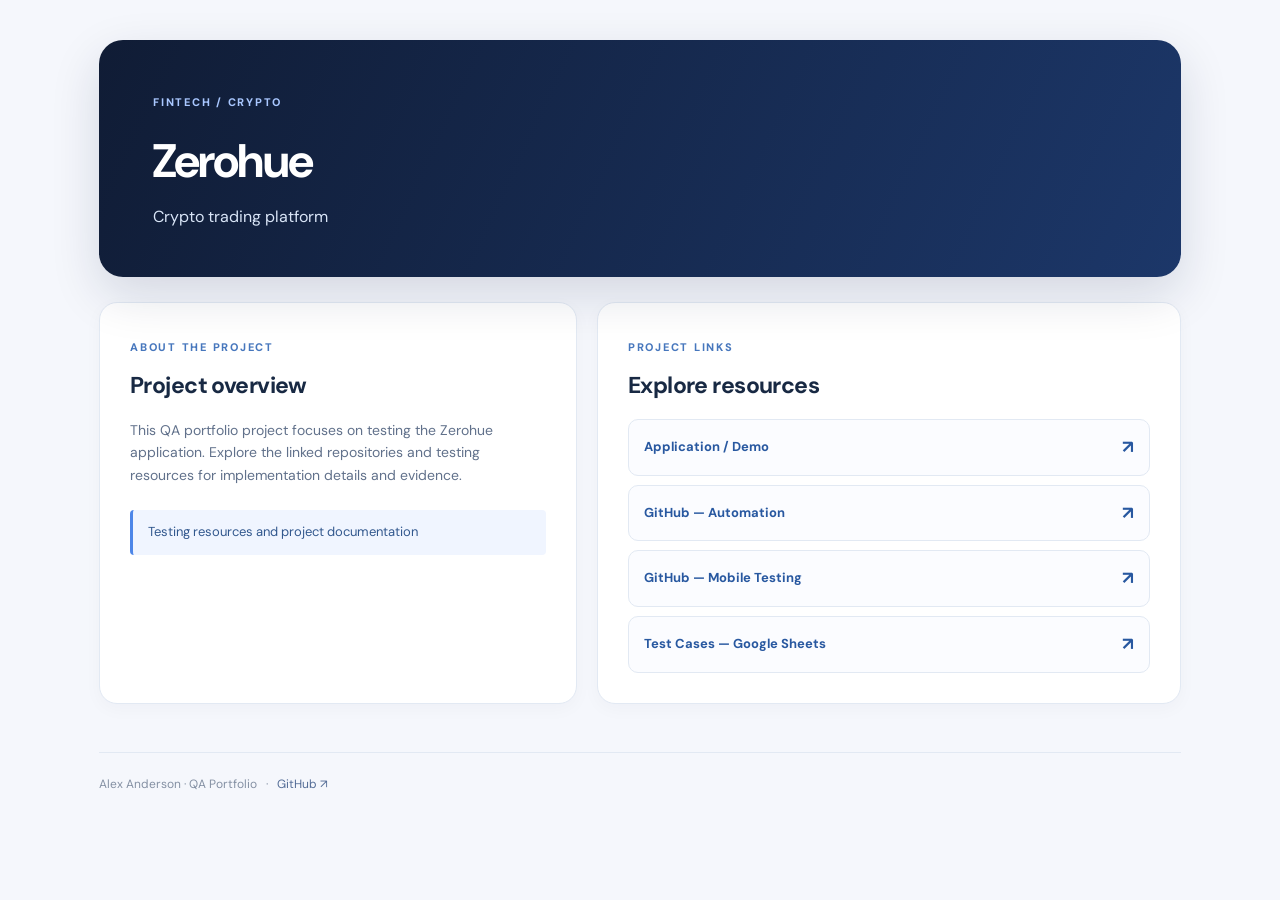
<file: zerohue.html>
<!doctype html><html lang="en"><head><meta charset="utf-8"><meta name="viewport" content="width=device-width,initial-scale=1"><meta name="description" content="Alex Anderson QA testing portfolio projects and automation resources"><title>Zerohue | Alex Anderson QA Portfolio</title><link rel="stylesheet" href="style.css"></head><body><main class="container"><section class="detail-hero"><span class="eyebrow light">FINTECH / CRYPTO</span><h1>Zerohue</h1><p>Crypto trading platform</p></section><div class="detail-layout"><section class="detail-panel"><span class="eyebrow">ABOUT THE PROJECT</span><h2>Project overview</h2><p>This QA portfolio project focuses on testing the Zerohue application. Explore the linked repositories and testing resources for implementation details and evidence.</p><div class="detail-note">Testing resources and project documentation</div></section><section class="detail-panel"><span class="eyebrow">PROJECT LINKS</span><h2>Explore resources</h2><div class="resource-list"><a class="resource-link" href="https://zerohue.org/markets" target="_blank" rel="noopener noreferrer"><span>Application / Demo</span><span aria-hidden="true">↗</span></a>
<a class="resource-link" href="https://github.com/Alex-A-Projects/fintech-crypto-trading-zerohue-playwright-typescript" target="_blank" rel="noopener noreferrer"><span>GitHub — Automation</span><span aria-hidden="true">↗</span></a>
<a class="resource-link" href="https://github.com/Alex-A-Projects/fintech-crypto-trading-zerohue-mobile-testing" target="_blank" rel="noopener noreferrer"><span>GitHub — Mobile Testing</span><span aria-hidden="true">↗</span></a>
<a class="resource-link" href="https://docs.google.com/spreadsheets/d/15JB2_GKydpyPETH2CLNeJAj1vEdK-LGrhuLpzuZs4Rs/edit?gid=79237332" target="_blank" rel="noopener noreferrer"><span>Test Cases — Google Sheets</span><span aria-hidden="true">↗</span></a></div></section></div><footer class="footer">Alex Anderson · QA Portfolio <span>·</span> <a href="https://github.com/Alex-A-Projects" target="_blank" rel="noopener noreferrer">GitHub ↗</a></footer></main></body></html>
</file>
<file: style.css>
@import url('https://fonts.googleapis.com/css2?family=DM+Sans:wght@400;500;600;700;800&display=swap');
:root{--navy:#111f3b;--blue:#2563eb;--ink:#182943;--muted:#61718b;--line:#e2e9f3;--bg:#f5f7fc}*{box-sizing:border-box}body{margin:0;background:var(--bg);color:var(--ink);font-family:'DM Sans',Arial,sans-serif;line-height:1.6}a{color:inherit}.container{max-width:1130px;margin:0 auto;padding:40px 24px 28px}.hero,.detail-hero{position:relative;overflow:hidden;background:linear-gradient(115deg,#101c35,#1c3769);border-radius:24px;color:white;box-shadow:0 18px 50px rgba(15,30,65,.14)}.hero{padding:66px 64px}.hero-glow{position:absolute;right:-110px;top:-160px;width:500px;height:500px;border-radius:50%;background:radial-gradient(circle,rgba(76,141,255,.28),transparent 65%)}.hero-content{position:relative}.eyebrow{font-size:11px;font-weight:800;letter-spacing:.16em;color:#4777bd}.eyebrow.light{color:#a9c7ff}.hero h1{font-size:clamp(35px,5vw,56px);letter-spacing:-.045em;line-height:1.12;margin:13px 0 4px}.hero-role{font-size:23px;font-weight:600;margin:0 0 15px;color:#e1eaff}.hero-description{font-size:15px;color:#d0ddf4;margin:0}.hero-tags{display:flex;flex-wrap:wrap;gap:9px;margin-top:26px}.hero-tags span{border:1px solid #ffffff35;border-radius:30px;padding:6px 13px;background:#ffffff10;font-size:12px;color:#edf4ff}.projects-section{padding:52px 0 15px}.section-head{display:flex;justify-content:space-between;align-items:end;gap:15px}.section-head h2{font-size:31px;letter-spacing:-.04em;margin:4px 0 0}.project-count{font-size:12px;color:var(--muted);border:1px solid var(--line);padding:5px 12px;border-radius:30px;background:white}.section-description{color:var(--muted);font-size:14px;max-width:740px;margin:12px 0 28px}.projects-grid{display:grid;grid-template-columns:repeat(3,minmax(0,1fr));gap:18px}.project-card{display:flex;flex-direction:column;min-height:225px;background:white;border:1px solid var(--line);border-radius:17px;padding:23px;text-decoration:none;box-shadow:0 4px 15px rgba(18,38,77,.035);transition:transform .18s,box-shadow .18s,border-color .18s}.project-card:hover,.project-card:focus-visible{transform:translateY(-4px);box-shadow:0 14px 32px rgba(24,48,92,.11);border-color:#abc7f9;outline:none}.card-top{display:flex;justify-content:space-between;align-items:center;gap:10px}.project-icon{display:grid;place-items:center;width:40px;height:40px;background:#eaf1ff;border-radius:12px;color:#2460c4;font-size:23px;font-weight:700}.category{font-size:10px;letter-spacing:.025em;font-weight:700;color:#3b69a9;background:#f0f5fd;padding:5px 9px;border-radius:20px;text-align:right}.project-card h3{font-size:20px;letter-spacing:-.025em;margin:18px 0 3px}.project-card p{color:var(--muted);font-size:13px;margin:0 0 20px}.view{margin-top:auto;color:#205bc2;font-size:13px;font-weight:800}.view span{margin-left:4px}.detail-hero{padding:48px 54px}.detail-hero h1{font-size:clamp(32px,4vw,47px);letter-spacing:-.04em;margin:10px 0 5px}.detail-hero p{color:#d9e5f7;margin:0;font-size:16px}.detail-layout{display:grid;grid-template-columns:.9fr 1.1fr;gap:20px;margin-top:25px}.detail-panel{border:1px solid var(--line);background:white;border-radius:18px;padding:30px;box-shadow:0 5px 18px #172d4b08}.detail-panel h2{font-size:23px;letter-spacing:-.025em;margin:8px 0 15px}.detail-panel p{color:var(--muted);font-size:14px}.detail-note{margin-top:24px;background:#f0f5ff;border-left:3px solid #4d86e8;padding:12px 15px;color:#32588e;font-size:13px;border-radius:4px}.resource-list{display:grid;gap:9px}.resource-link{display:flex;justify-content:space-between;align-items:center;gap:15px;border:1px solid var(--line);background:#fbfcff;border-radius:10px;padding:13px 15px;text-decoration:none;font-size:13px;font-weight:700;color:#2858a0;transition:background .15s,border-color .15s}.resource-link:hover{background:#edf4ff;border-color:#bad0f4}.resource-link span:last-child{font-size:18px}.bottom-link{display:inline-block;margin-top:26px;font-weight:700;font-size:13px;color:#2c63bd;text-decoration:none}.bottom-link:hover{text-decoration:underline}.footer{border-top:1px solid var(--line);margin-top:48px;padding:22px 0 10px;color:#8490a3;font-size:12px}.footer a{color:#536c96;text-decoration:none}.footer span{padding:0 6px}@media(max-width:900px){.projects-grid{grid-template-columns:repeat(2,minmax(0,1fr))}.detail-layout{grid-template-columns:1fr}}@media(max-width:600px){.container{padding:18px 16px}.hero{padding:42px 25px;border-radius:18px}.hero-role{font-size:19px}.hero-description{font-size:13px}.projects-section{padding-top:34px}.projects-grid{grid-template-columns:1fr}.project-card{min-height:190px}.detail-hero{padding:38px 26px}.detail-panel{padding:23px}.section-head h2{font-size:27px}}@media(prefers-reduced-motion:reduce){.project-card,.resource-link{transition:none}}
</file>
